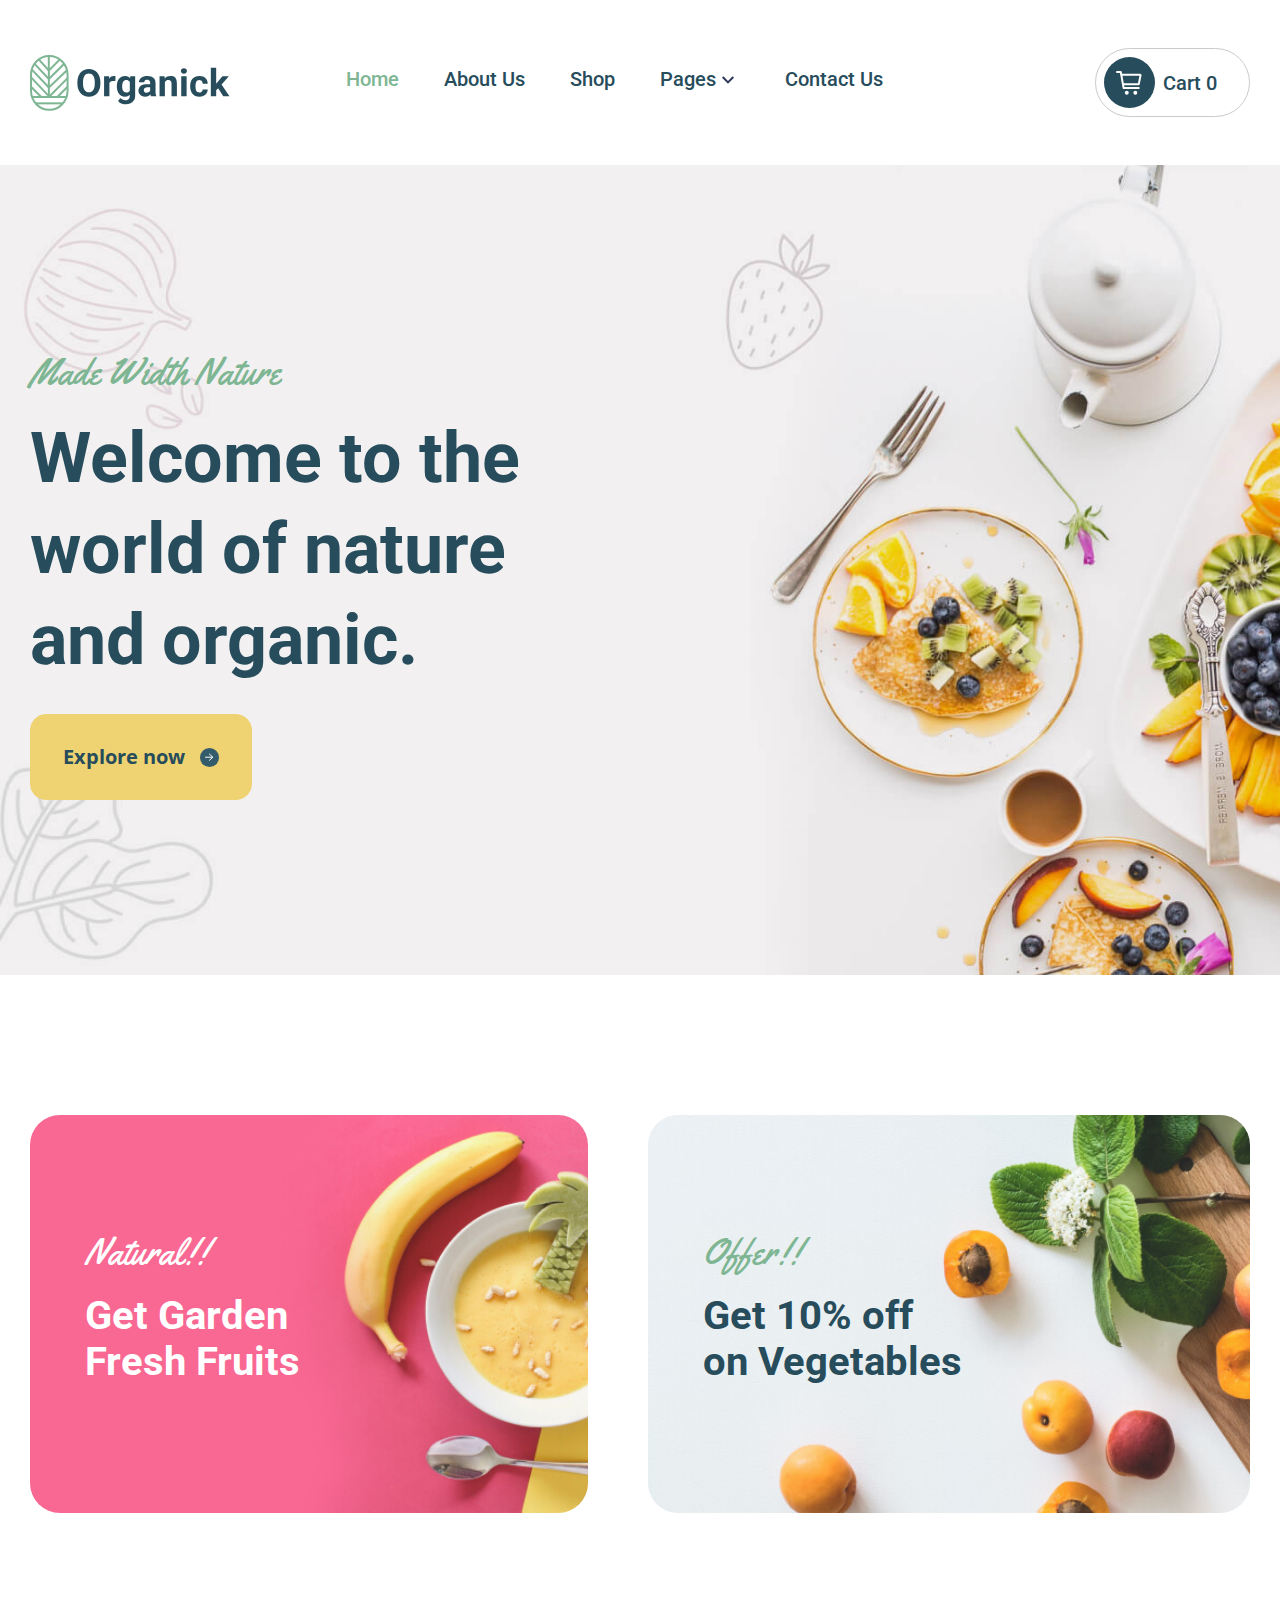
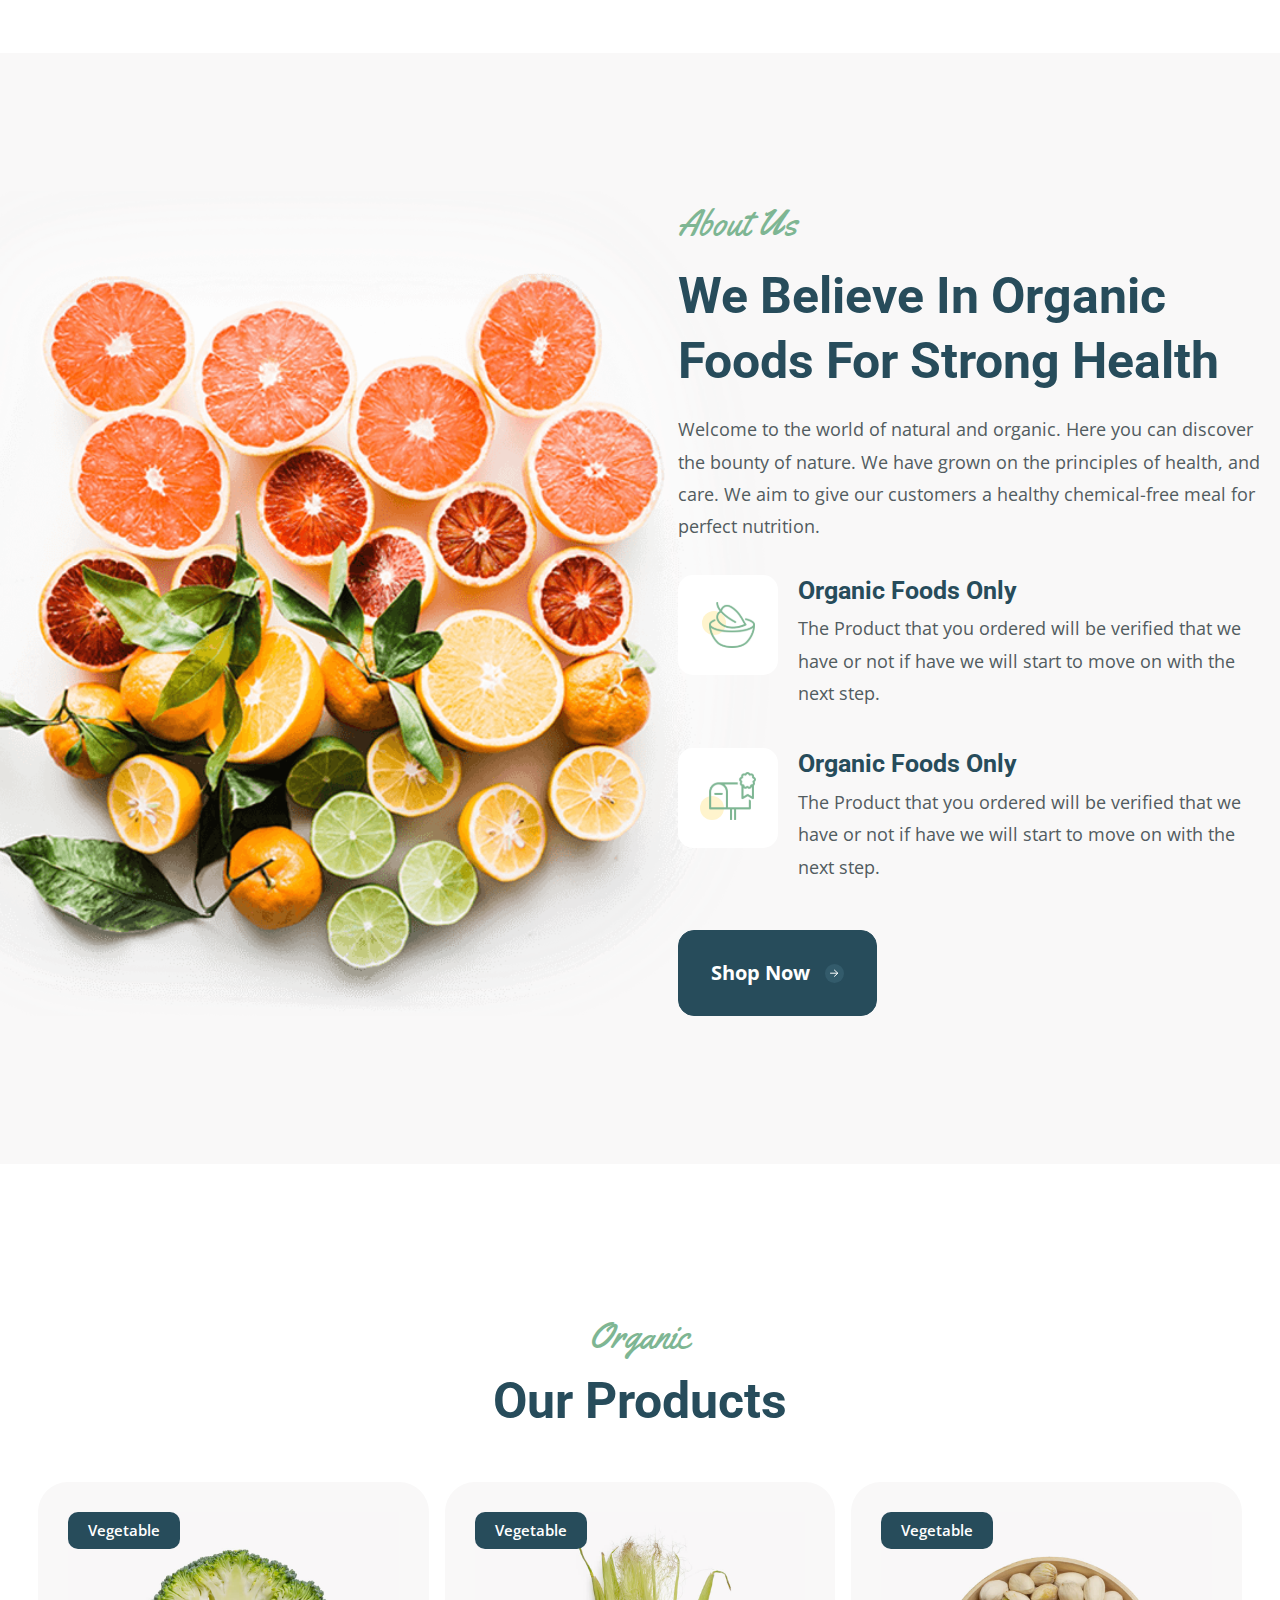
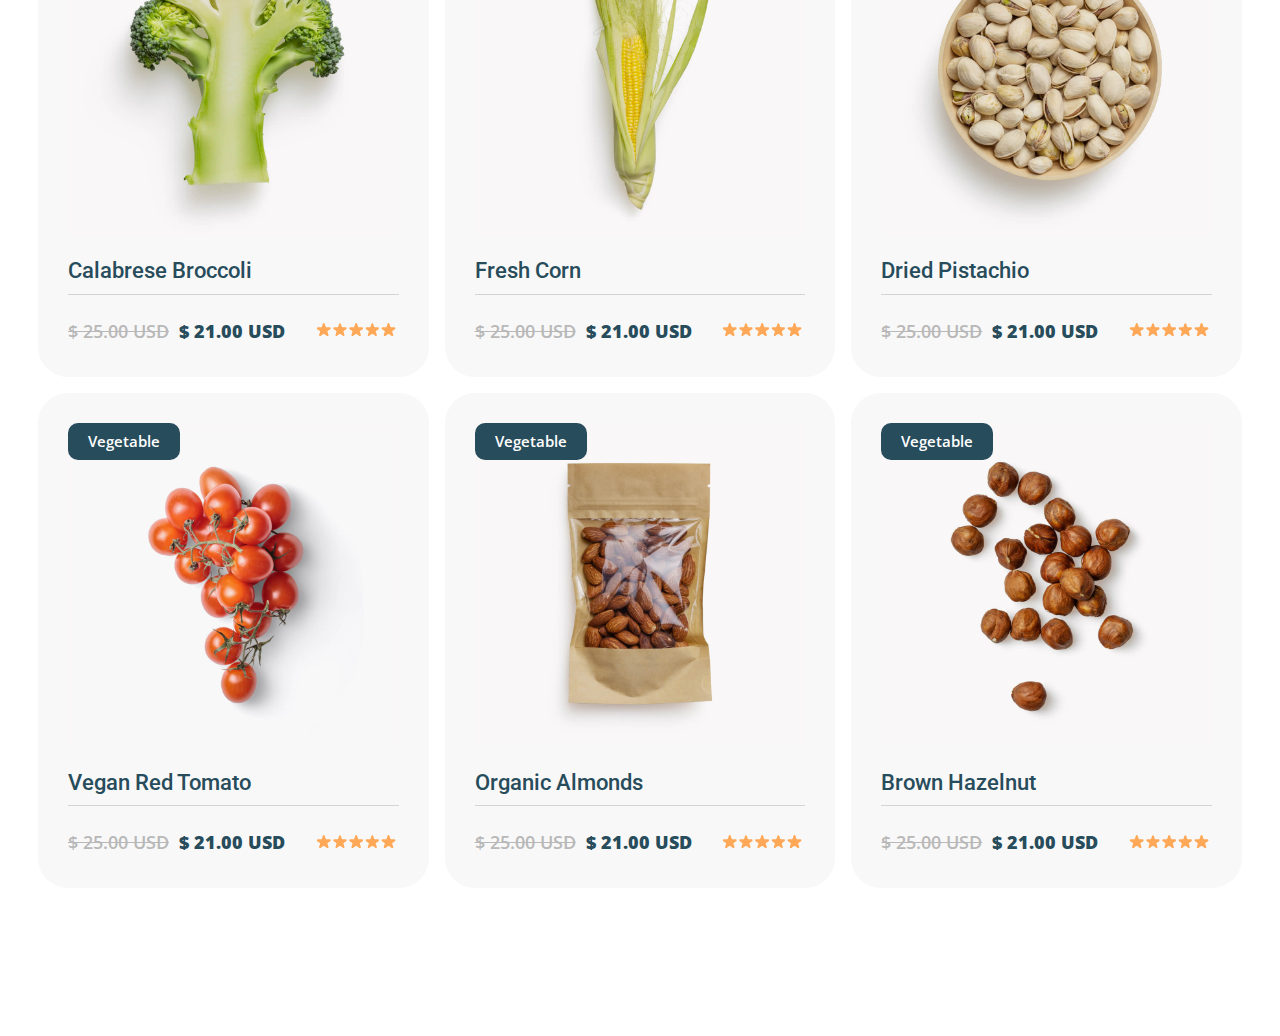
<file: index.html>
<!DOCTYPE html>
<html lang="en">

<head>
    <meta charset="UTF-8">
    <meta http-equiv="X-UA-Compatible" content="IE=edge">
    <meta name="viewport" content="width=device-width, initial-scale=1.0">
    <link rel="stylesheet" href="./normalize.css">
    <link rel="stylesheet" href="./styles.css">
    <title>Organick E-commerce</title>
</head>

<body>

    <header>
        <div class="navbar nav-container flex align-items-center justify-content-between">
            <img src="./assets/organick-logo.svg" alt="organick logo image">
            <nav>
                <a href="/" class="nav-link active">Home</a>
                <a href="/" class="nav-link">About Us</a>
                <a href="/" class="nav-link">Shop</a>
                <div class="dropdown">
                    <div class="nav-link flex">Pages <span><img src="./assets/caret-down.svg"
                                alt="cart down icon"></span>
                    </div>
                    <div class="dropdown-list">
                        <a href="/" class="nav-link">Services</a>
                        <a href="/" class="nav-link">Service Single</a>
                        <a href="/" class="nav-link">Portfolio</a>
                        <a href="/" class="nav-link">Our Team</a>
                        <a href="/" class="nav-link">Blog</a>
                    </div>
                </div>
                <a href="/" class="nav-link">Contact Us</a>
            </nav>
            <button class="cart-btn flex align-items-center">
                <div class="inline-block">
                    <img src="./assets/cart-Icon.svg" alt="cart icon">
                </div>
                <span>Cart 0</span>
            </button>
        </div>

        <div class="hero">
            <div class="flex flex-column justify-content-center flex-grow-1" style="position: relative">
                <div>
                    <div class="container">
                        <p class="title-alt">Made width nature</p>
                        <h1 class="title title-big">Welcome to the<br>
                            world of nature<br>
                            and organic.
                        </h1>
                        <button class="btn-yellow">Explore now <img class="arrow-icon" src="./assets/button-arrow.svg"
                                alt="arrow icon">
                        </button>
                    </div>
                </div>
            </div>
    </header>
    <main>
        <section class="offers">
            <div class="container flex align-items-center">
                <div class="card">
                    <p class="title-alt text-white">Natural!!</p>
                    <h2 class="text-white">Get Garden<br>
                        Fresh Fruits</h2>
                </div>
                <div class="card">
                    <p class="title-alt">Offer!!</p>
                    <h2>Get 10% off <br>
                        on Vegetables</h2>
                </div>
            </div>
        </section>

        <section class="about-us">
            <div class="container">
                <div class="flex gap-30">
                    <div class="col w-50 flex justify-content-center">
                        <img src="./assets/About-Us.png" alt="about us image">
                    </div>
                    <div class="col w-50">
                        <p class="title-alt">About us</p>
                        <h2 class="title">We Believe In Organic <br>
                            Foods For Strong Health
                        </h2>
                        <p>Welcome to the world of natural and organic. Here you can discover the bounty of nature. We
                            have grown on the principles of health, and care. We aim to give our customers a healthy
                            chemical-free meal for perfect nutrition.
                        </p>
                        <div class="about-us-info flex gap-20 mb-4">
                            <div class="about-us-icon-wrapper">
                                <img src="./assets/about-intro-icon-1.svg" alt="leaf image">
                            </div>
                            <div>
                                <h3 class="title title-small">Organic Foods Only</h3>
                                <p>The Product that you ordered will be verified that we have or not if have we will
                                    start to move on with the next step.</p>
                            </div>
                        </div>
                        <div class="about-us-info flex gap-20 mb-5">
                            <div class="about-us-icon-wrapper"><img src="./assets/about-intro-icon-2.svg"
                                    alt="leaf image"></div>
                            <div>
                                <h3 class="title title-small">Organic Foods Only</h3>
                                <p>The Product that you ordered will be verified that we have or not if have we will
                                    start to move on with the next step.</p>
                            </div>
                        </div>
                        <button class="btn-blue">Shop Now <img class="arrow-icon" src="./assets/button-arrow.svg"
                                alt="arrow icon">
                        </button>
                    </div>
                </div>
            </div>
        </section>

        <section class="products">
            <p class="title-alt">Organic</p>
            <h2 class="title">Our Products</h2>

            <div class="container">
                <div class="flex flex-wrap">
                    <div class="col w-33">
                        <div class="product-card">
                            <img src="./assets/Product-01.jpg" alt="product image 1">
                            <h4><a href="#">Calabrese Broccoli</a></h4>

                            <div class="flex flex-wrap justify-content-between align-items-center">
                                <div class="flex flex-wrap justify-content-center align-items-center">
                                    <p><s>$ 25.00 USD</s></p>
                                    <p><strong>$ 21.00 USD</strong>
                                    </p>
                                </div>
                                <img src="./assets/stars.svg" alt="stars">
                            </div>
                            <div class="badge">Vegetable</div>
                        </div>
                    </div>
                    <div class="col w-33">
                        <div class="product-card">
                            <img src="./assets/product-image-11.jpg" alt="product image 1">
                            <h4><a href="#">Fresh Corn</a></h4>

                            <div class="flex flex-wrap justify-content-between align-items-center">
                                <div class="flex flex-wrap justify-content-center align-items-center">
                                    <p><s>$ 25.00 USD</s></p>
                                    <p><strong>$ 21.00 USD</strong>
                                    </p>
                                </div>
                                <img src="./assets/stars.svg" alt="stars">
                            </div>
                            <div class="badge">Vegetable</div>
                        </div>
                    </div>
                    <div class="col w-33">
                        <div class="product-card">
                            <img src="./assets/product-image-3.jpg" alt="product image 1">
                            <h4><a href="#">Dried Pistachio</a></h4>

                            <div class="flex flex-wrap justify-content-between align-items-center">
                                <div class="flex flex-wrap justify-content-center align-items-center">
                                    <p><s>$ 25.00 USD</s></p>
                                    <p><strong>$ 21.00 USD</strong>
                                    </p>
                                </div>
                                <img src="./assets/stars.svg" alt="stars">
                            </div>
                            <div class="badge">Vegetable</div>
                        </div>
                    </div>
                    <div class="col w-33">
                        <div class="product-card">
                            <img src="./assets/product-image-4.jpg" alt="product image 1">
                            <h4><a href="#">Vegan Red Tomato</a></h4>

                            <div class="flex flex-wrap justify-content-between align-items-center">
                                <div class="flex flex-wrap justify-content-center align-items-center">
                                    <p><s>$ 25.00 USD</s></p>
                                    <p><strong>$ 21.00 USD</strong>
                                    </p>
                                </div>
                                <img src="./assets/stars.svg" alt="stars">
                            </div>
                            <div class="badge">Vegetable</div>
                        </div>
                    </div>
                    <div class="col w-33">
                        <div class="product-card">
                            <img src="./assets/product-image-12.jpg" alt="product image 1">
                            <h4><a href="#">Organic Almonds</a></h4>

                            <div class="flex flex-wrap justify-content-between align-items-center">
                                <div class="flex flex-wrap justify-content-center align-items-center">
                                    <p><s>$ 25.00 USD</s></p>
                                    <p><strong>$ 21.00 USD</strong>
                                    </p>
                                </div>
                                <img src="./assets/stars.svg" alt="stars">
                            </div>
                            <div class="badge">Vegetable</div>
                        </div>
                    </div>
                    <div class="col w-33">
                        <div class="product-card">
                            <img src="./assets/product-image-6.jpg" alt="product image 1">
                            <h4><a href="#">Brown Hazelnut</a></h4>

                            <div class="flex flex-wrap justify-content-between align-items-center">
                                <div class="flex flex-wrap justify-content-center align-items-center">
                                    <p><s>$ 25.00 USD</s></p>
                                    <p><strong>$ 21.00 USD</strong>
                                    </p>
                                </div>
                                <img src="./assets/stars.svg" alt="stars">
                            </div>
                            <div class="badge">Vegetable</div>
                        </div>
                    </div>

                </div>
            </div>

        </section>
    </main>

</body>

</html>
</file>
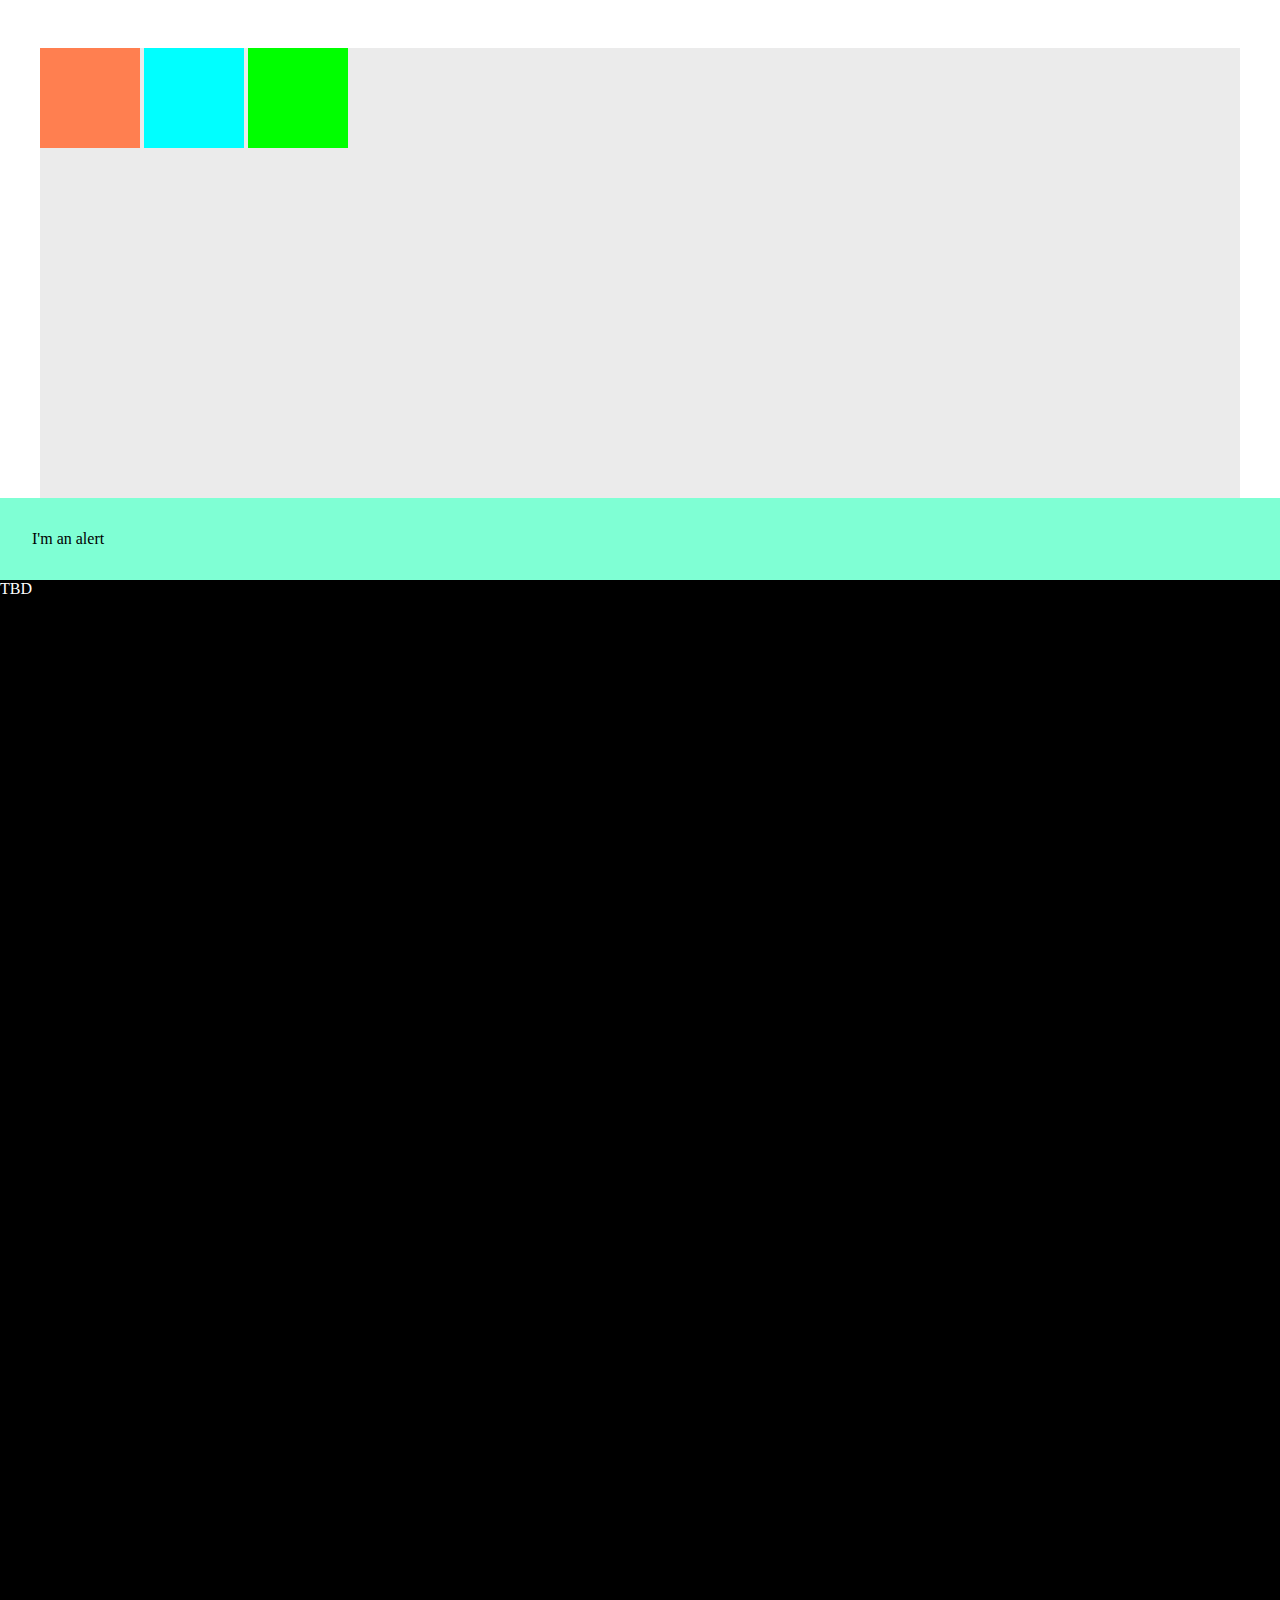
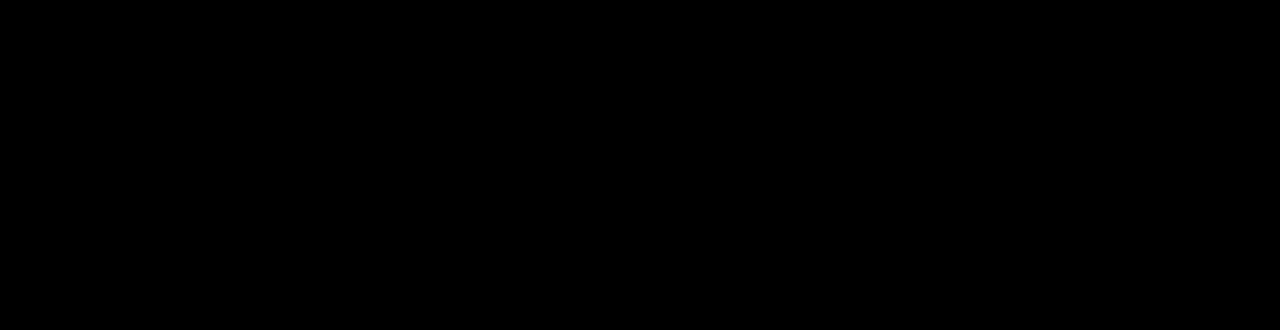
<file: test.html>
<!DOCTYPE html>
<html lang="en">

<head>
    <meta charset="UTF-8">
    <meta http-equiv="X-UA-Compatible" content="IE=edge">
    <meta name="viewport" content="width=device-width, initial-scale=1.0">
    <title>test</title>
    <style>
        body {
            margin: 0;
        }

        .box {
            display: inline-block;
            vertical-align: top;
            min-height: 100px;
            width: 100px;
        }

        .coral {
            background-color: coral;
        }

        .aqua {
            background-color: aqua;
        }

        .lime {
            background-color: lime;
        }

        .positioning-area {
            min-height: 50vh;
            width: 1200px;
            margin: 0 auto;
            margin-top: 3rem;
            background-color: #ebebeb;
        }

        footer {
            background-color: black;
            color: white;
            height: 150vh;
        }

        .alert {
            background-color: aquamarine;
            padding: 2rem;
            position: sticky;
            top: 90px;
        }
    </style>
</head>

<body>

    <!-- <div class="box coral">
        <h2>Lorem ipsum dolor sit amet consectetur adipisicing elit. Beatae deserunt culpa repudiandae possimus aut.
        </h2>
        <p> Lorem <span>psum</span> dolor <strong>sit</strong> amet <u>consectetur</u> <i>adipisicing
                elit.</i> <a href="#">Inventore</a>, provident officiis. Illum
            tempore beatae veniam ipsam nihil pariatur. Sunt harum vitae dolore quas optio libero exercitationem nihil,
            iusto labore error.

        </p>
    </div>
    <div class="box aqua">
        <h2>Lorem ipsum dolor sit amet consectetur.
        </h2>
        <p>
            Lorem ipsum dolor, sit amet consectetur adipisicing elit. Repudiandae iste voluptatem atque sint nisi
            explicabo
            assumenda fugit nulla impedit dolorum delectus, illo, praesentium asperiores totam facere! Veritatis
            quasi sint
            Lorem, ipsum dolor sit amet consectetur adipisicing elit. Dolores at ex enim, qui quaerat provident vel
            aliquid
            veritatis. Assumenda id illum provident veniam, illo ratione ullam quidem dignissimos doloremque
            distinctio.
        </p>
    </div> -->

    <div class="positioning-area">
        <div class="box coral"></div>
        <div class="box aqua"></div>
        <div class="box lime"></div>
    </div>

    <div class="alert">
        I'm an alert
    </div>

    <footer>
        TBD
    </footer>
</body>

</html>
</file>
<file: styles.css>
@import url("https://fonts.googleapis.com/css2?family=Open+Sans:wght@400;600;700&family=Roboto:wght@500;700&family=Yellowtail&display=swap");

:root {
  --body-font: "Open Sans", sans-serif;
  --sans-serif: "Roboto", sans-serif;
  --cursive: "Yellowtail", cursive;
  --clr-green: #7eb693;
  --clr-dk-blue: #274c5b;
  --clr-yellow: #efd372;
  --clr-light-gray: #f9f8f8;
}

*,
*::before,
*::after {
  box-sizing: border-box;
}

body {
  margin: 0;
  font-family: var(--body-font);
  font-size: 18px;
}

h1,
h2,
h3,
h4,
h5,
h6 {
  margin-top: 0;
  font-family: var(--sans-serif);
}

p {
  margin-top: 0;
  margin-bottom: 15px;
  font-family: var(--body-font);
  color: #525c60;
  font-size: 18px;
  line-height: 1.8;
  font-weight: 400;
}

a {
  color: var(--clr-dk-blue);
  font-weight: 500;
  text-decoration: none;
}

a:hover {
  color: var(--clr-green);
}

button {
  border: 1px solid transparent;
  background-color: transparent;
  padding: 24px 32px;
  border-radius: 16px;
  cursor: pointer;
  font-size: 20px;
  font-weight: 700;
  line-height: 1.8;
  display: flex;
  align-items: center;
}

section {
  padding-top: 140px;
  padding-bottom: 140px;
}

.btn-yellow {
  color: var(--clr-dk-blue);
  background-color: var(--clr-yellow);
  border-color: var(--clr-yellow);
}

.btn-yellow:hover {
  background-color: white;
}

.btn-blue {
  color: white;
  background-color: var(--clr-dk-blue);
  border-color: var(--clr-dk-blue);
}

.btn-blue:hover {
  color: var(--clr-dk-blue);
  background-color: white;
}

button .arrow-icon {
  margin-left: 15px;
}

button:hover .arrow-icon {
  margin-left: 20px;
}

.inline-block {
  display: inline-block;
}

.h-100 {
  height: 100%;
}

.w-100 {
  width: 100%;
}

.w-50 {
  width: 50%;
}

.w-33 {
  width: 33.333%;
}

.p-1 {
  padding: 0.25rem;
}

.p-2 {
  padding: 0.5rem;
}

.p-3 {
  padding: 1rem;
}

.p-4 {
  padding: 1.5rem;
}

.p-5 {
  padding: 2rem;
}

.p-6 {
  padding: 3rem;
}

.ml-auto {
  margin-left: auto;
}

.mr-auto {
  margin-right: auto;
}

.mb-1 {
  margin-bottom: 0.25rem;
}

.mb-2 {
  margin-bottom: 0.5rem;
}

.mb-3 {
  margin-bottom: 1rem;
}

.mb-4 {
  margin-bottom: 1.5rem;
}

.mb-5 {
  margin-bottom: 2rem;
}

.mb-6 {
  margin-bottom: 3rem;
}

.text-white {
  color: white !important;
}

/* FLEX UTILS  */

.flex {
  display: flex;
}

.flex-column {
  flex-direction: column;
}

.flex-wrap {
  flex-wrap: wrap;
}

.align-items-center {
  align-items: center;
}

.justify-content-center {
  justify-content: center;
}

.align-items-end {
  align-items: flex-end;
}

.justify-content-end {
  justify-content: flex-end;
}

.align-items-start {
  align-items: flex-start;
}

.justify-content-start {
  justify-content: flex-start;
}

.justify-content-between {
  justify-content: space-between;
}

.flex-grow-1 {
  flex-grow: 1;
}

.col {
  flex: 1 0 auto;
  padding: 0.5rem;
}

.gap-20 {
  gap: 20px;
}

.gap-30 {
  gap: 30px;
}

.navbar {
  padding-top: 3rem;
  padding-bottom: 3rem;
}

.nav-container {
  max-width: 100%;
  padding-left: 30px;
  padding-right: 30px;
  margin-left: auto;
  margin-right: auto;
}

.container {
  max-width: 100%;
  padding-left: 30px;
  padding-right: 30px;
  margin-left: auto;
  margin-right: auto;
}

.navbar {
  font-family: var(--sans-serif);
}

.navbar nav {
  font-size: 20px;
  padding-left: 6rem;
}

.navbar nav .nav-link {
  color: var(--clr-dk-blue);
  font-weight: 500;
  text-decoration: none;
  padding: 20px;
}

.navbar nav .nav-link.active,
.navbar nav .nav-link:hover {
  color: var(--clr-green);
}

.dropdown {
  display: inline-block;
  cursor: pointer;
}

.dropdown .dropdown-list {
  display: none;
  position: absolute;
  padding: 20px 20px 20px 5px;
  background-color: #eff6f1;
}
.dropdown:hover .dropdown-list {
  display: flex;
  flex-direction: column;
}

.dropdown .dropdown-list a {
  padding: 10px 20px;
}

.cart-btn {
  margin-left: auto;
  padding: 0.5rem;
  padding-right: 2rem;
  border-radius: 40px;
  border: 1px solid #cacaca;
  color: var(--clr-dk-blue);
  font-weight: 500;
  background-color: transparent;
}

.cart-btn:hover {
  color: white;
  background-color: var(--clr-green);
}

.cart-btn > div {
  background: var(--clr-dk-blue);
  border-radius: 50%;
  display: flex;
  align-items: center;
  justify-content: center;
  height: 24px;
  width: 24px;
  padding: 1.6rem;
  margin-right: 0.5rem;
}

.title-alt {
  font-family: var(--cursive);
  color: var(--clr-green);
  font-size: 36px;
  margin-bottom: 0.5rem;
  text-transform: capitalize;
}

.title {
  color: var(--clr-dk-blue);
  margin-bottom: 1.2rem;
  line-height: 1.3;
  font-size: 50px;
}

.title.title-big {
  font-size: 70px;
  margin-bottom: 1.8rem;
}

.title.title-small {
  font-size: 25px;
  margin-bottom: 5px;
}

.hero {
  background-image: url(./assets/hero-area-background.jpg);
  background-size: cover;
  /* min-height: 700px;  not needed anymore*/
  min-height: 90vh;
  display: flex;
  align-items: center;

  /* the direct child will be growing with flex-grow: 1 */
}

.card {
  border-radius: 30px;
  padding-top: 105px;
  padding-bottom: 95px;
  padding-left: 55px;
  color: var(--clr-dk-blue);
}

.offers .container {
  gap: 60px;
}

.offers .card {
  flex-grow: 1;
}

.offers .card:first-of-type,
.offers .card:nth-of-type(2) {
  background-size: cover;
}
.offers .card:first-of-type {
  background-image: url(./assets/home-intro-image-1.jpg);
}
.offers .card:nth-of-type(2) {
  background-image: url(./assets/home-intro-image-2.jpg);
}

.offers .card h2 {
  font-size: 40px;
}

@media (min-width: 1920px) {
  .nav-container {
    max-width: 1600px;
    padding-left: 0;
    padding-right: 0;
  }

  .container {
    max-width: 1400px;
    padding-left: 0;
    padding-right: 0;
  }
}

@media (max-width: 1200px) {
  .navbar {
    flex-direction: column;
  }
  .navbar nav {
    padding-left: unset;
  }
  .cart-btn {
    margin-left: unset;
  }

  .offers .container {
    flex-direction: column;
  }
  .offers .card {
    width: 100%;
  }
}

@media (max-width: 768px) {
  .navbar nav {
    display: flex;
    flex-direction: column;

    padding-top: 3rem;
    padding-bottom: 3rem;
  }
}

.about-us {
  background-color: #f9f8f8;
  padding-top: 130px;
}

.about-us h2 + p {
  margin-bottom: 2rem;
}

.about-us-icon-wrapper {
  width: 100px;
  height: 100px;
  min-height: 100px;
  min-width: 100px;
  background-color: white;
  border-radius: 15px;
  display: flex;
  align-items: center;
  justify-content: center;
}

.products {
  text-align: center;
}

.products .title-alt {
  margin-bottom: 0;
}

.products h2 {
  margin-bottom: 40px;
}

.product-card {
  padding: 30px;
  background-color: #f9f8f8;
  border-radius: 30px;
  overflow: hidden;
  text-align: left;
  position: relative;
}

.product-card .badge {
  padding: 5px 20px;
  color: white;
  font-size: 15px;
  line-height: 1.8;
  font-weight: 600;
  background-color: var(--clr-dk-blue);
  position: absolute;
  top: 30px;
  left: 30px;
  border-radius: 10px;
}

.product-card > img {
  width: 100%;
}

.product-card > div {
  padding-top: 10px;
}

.product-card > div > div > * {
  margin-bottom: 0;
  padding-right: 10px;
  font-size: 18px;
  font-weight: 600;
}

.product-card > div p {
  color: var(--clr-dk-blue);
}

.product-card > div s {
  color: #b8b8b8;
}

.product-card h4 {
  margin-top: 20px;
  margin-bottom: 10px;
  padding-bottom: 10px;
  border-bottom: 1px solid #d4d4d4;

  font-family: var(--sans-serif);
  font-size: 22px;
  font-weight: 500;
  color: #274c5b;
}

/* THIS CHANGES THE GRID OF CARDS FOR VIEWING ONLY A SINGLE CARD PER LINE ON SMALLER SCREENS  */
@media (max-width: 768px) {
  .products .container > .flex {
    flex-direction: column;
    align-items: center;
  }

  .products .w-33 {
    width: 80%;
  }

  .product-card h4 {
    text-align: center;
  }

  .product-card > .flex {
    justify-content: center;
  }
}
</file>
